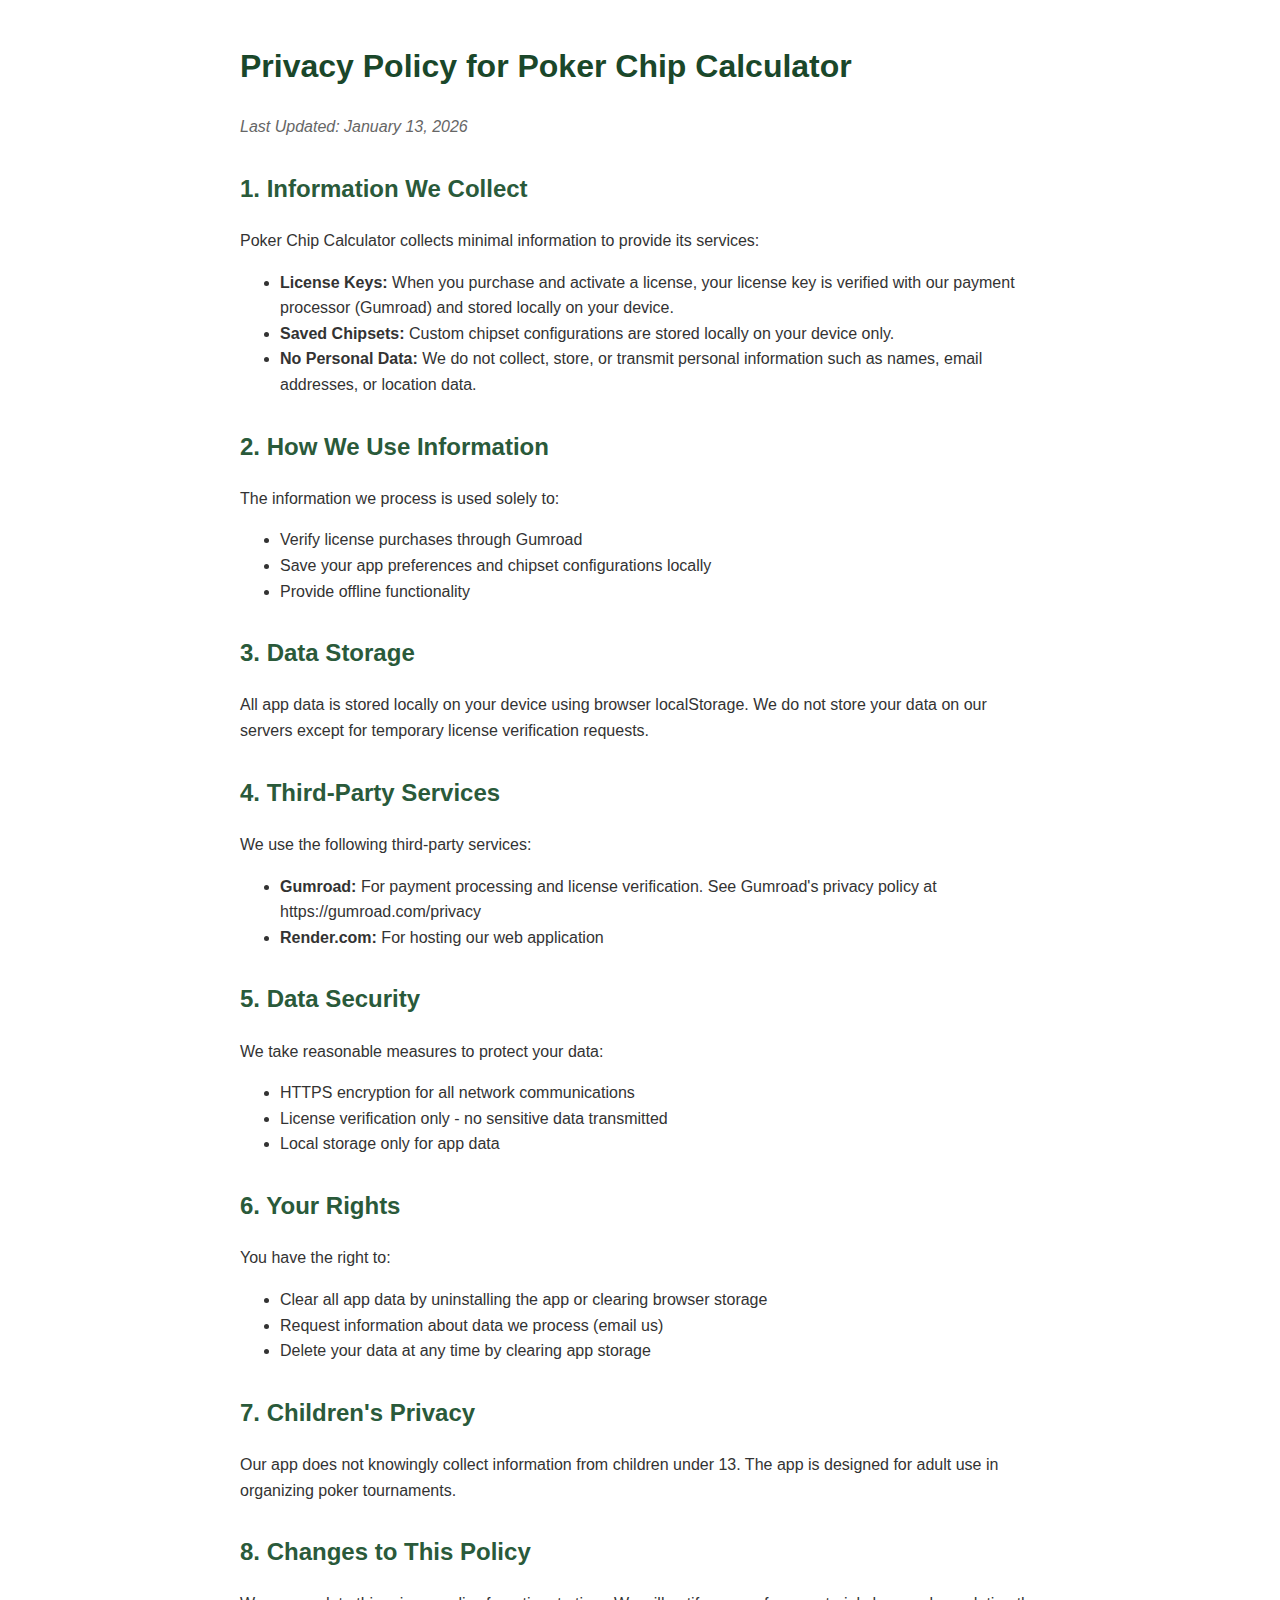
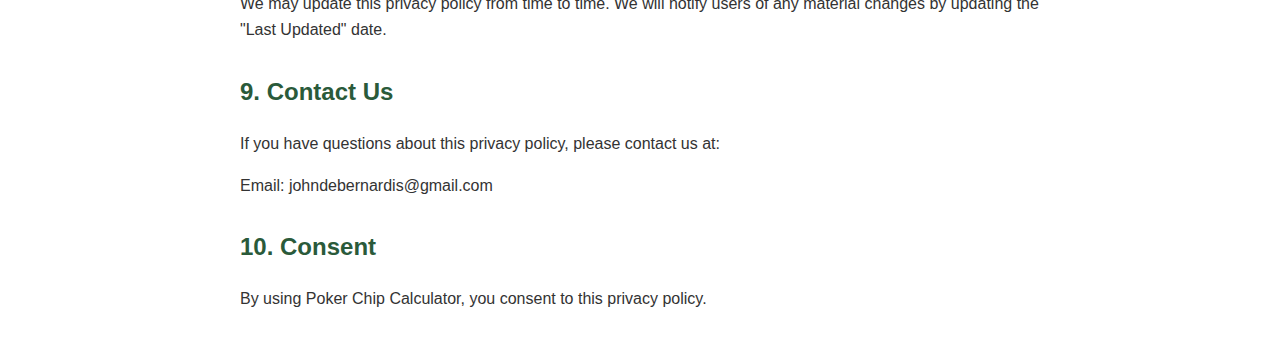
<file: frontend/privacy-policy.html>
<!DOCTYPE html>
<html lang="en">
<head>
    <meta charset="UTF-8">
    <meta name="viewport" content="width=device-width, initial-scale=1.0">
    <title>Privacy Policy - Poker Chip Calculator</title>
    <style>
        body {
            font-family: Arial, sans-serif;
            line-height: 1.6;
            max-width: 800px;
            margin: 0 auto;
            padding: 20px;
            color: #333;
        }
        h1 {
            color: #1a472a;
        }
        h2 {
            color: #2a5a3a;
            margin-top: 30px;
        }
        .last-updated {
            color: #666;
            font-style: italic;
        }
    </style>
</head>
<body>
    <h1>Privacy Policy for Poker Chip Calculator</h1>
    <p class="last-updated">Last Updated: January 13, 2026</p>

    <h2>1. Information We Collect</h2>
    <p>Poker Chip Calculator collects minimal information to provide its services:</p>
    <ul>
        <li><strong>License Keys:</strong> When you purchase and activate a license, your license key is verified with our payment processor (Gumroad) and stored locally on your device.</li>
        <li><strong>Saved Chipsets:</strong> Custom chipset configurations are stored locally on your device only.</li>
        <li><strong>No Personal Data:</strong> We do not collect, store, or transmit personal information such as names, email addresses, or location data.</li>
    </ul>

    <h2>2. How We Use Information</h2>
    <p>The information we process is used solely to:</p>
    <ul>
        <li>Verify license purchases through Gumroad</li>
        <li>Save your app preferences and chipset configurations locally</li>
        <li>Provide offline functionality</li>
    </ul>

    <h2>3. Data Storage</h2>
    <p>All app data is stored locally on your device using browser localStorage. We do not store your data on our servers except for temporary license verification requests.</p>

    <h2>4. Third-Party Services</h2>
    <p>We use the following third-party services:</p>
    <ul>
        <li><strong>Gumroad:</strong> For payment processing and license verification. See Gumroad's privacy policy at https://gumroad.com/privacy</li>
        <li><strong>Render.com:</strong> For hosting our web application</li>
    </ul>

    <h2>5. Data Security</h2>
    <p>We take reasonable measures to protect your data:</p>
    <ul>
        <li>HTTPS encryption for all network communications</li>
        <li>License verification only - no sensitive data transmitted</li>
        <li>Local storage only for app data</li>
    </ul>

    <h2>6. Your Rights</h2>
    <p>You have the right to:</p>
    <ul>
        <li>Clear all app data by uninstalling the app or clearing browser storage</li>
        <li>Request information about data we process (email us)</li>
        <li>Delete your data at any time by clearing app storage</li>
    </ul>

    <h2>7. Children's Privacy</h2>
    <p>Our app does not knowingly collect information from children under 13. The app is designed for adult use in organizing poker tournaments.</p>

    <h2>8. Changes to This Policy</h2>
    <p>We may update this privacy policy from time to time. We will notify users of any material changes by updating the "Last Updated" date.</p>

    <h2>9. Contact Us</h2>
    <p>If you have questions about this privacy policy, please contact us at:</p>
    <p>Email: johndebernardis@gmail.com</p>

    <h2>10. Consent</h2>
    <p>By using Poker Chip Calculator, you consent to this privacy policy.</p>
</body>
</html>
</file>
